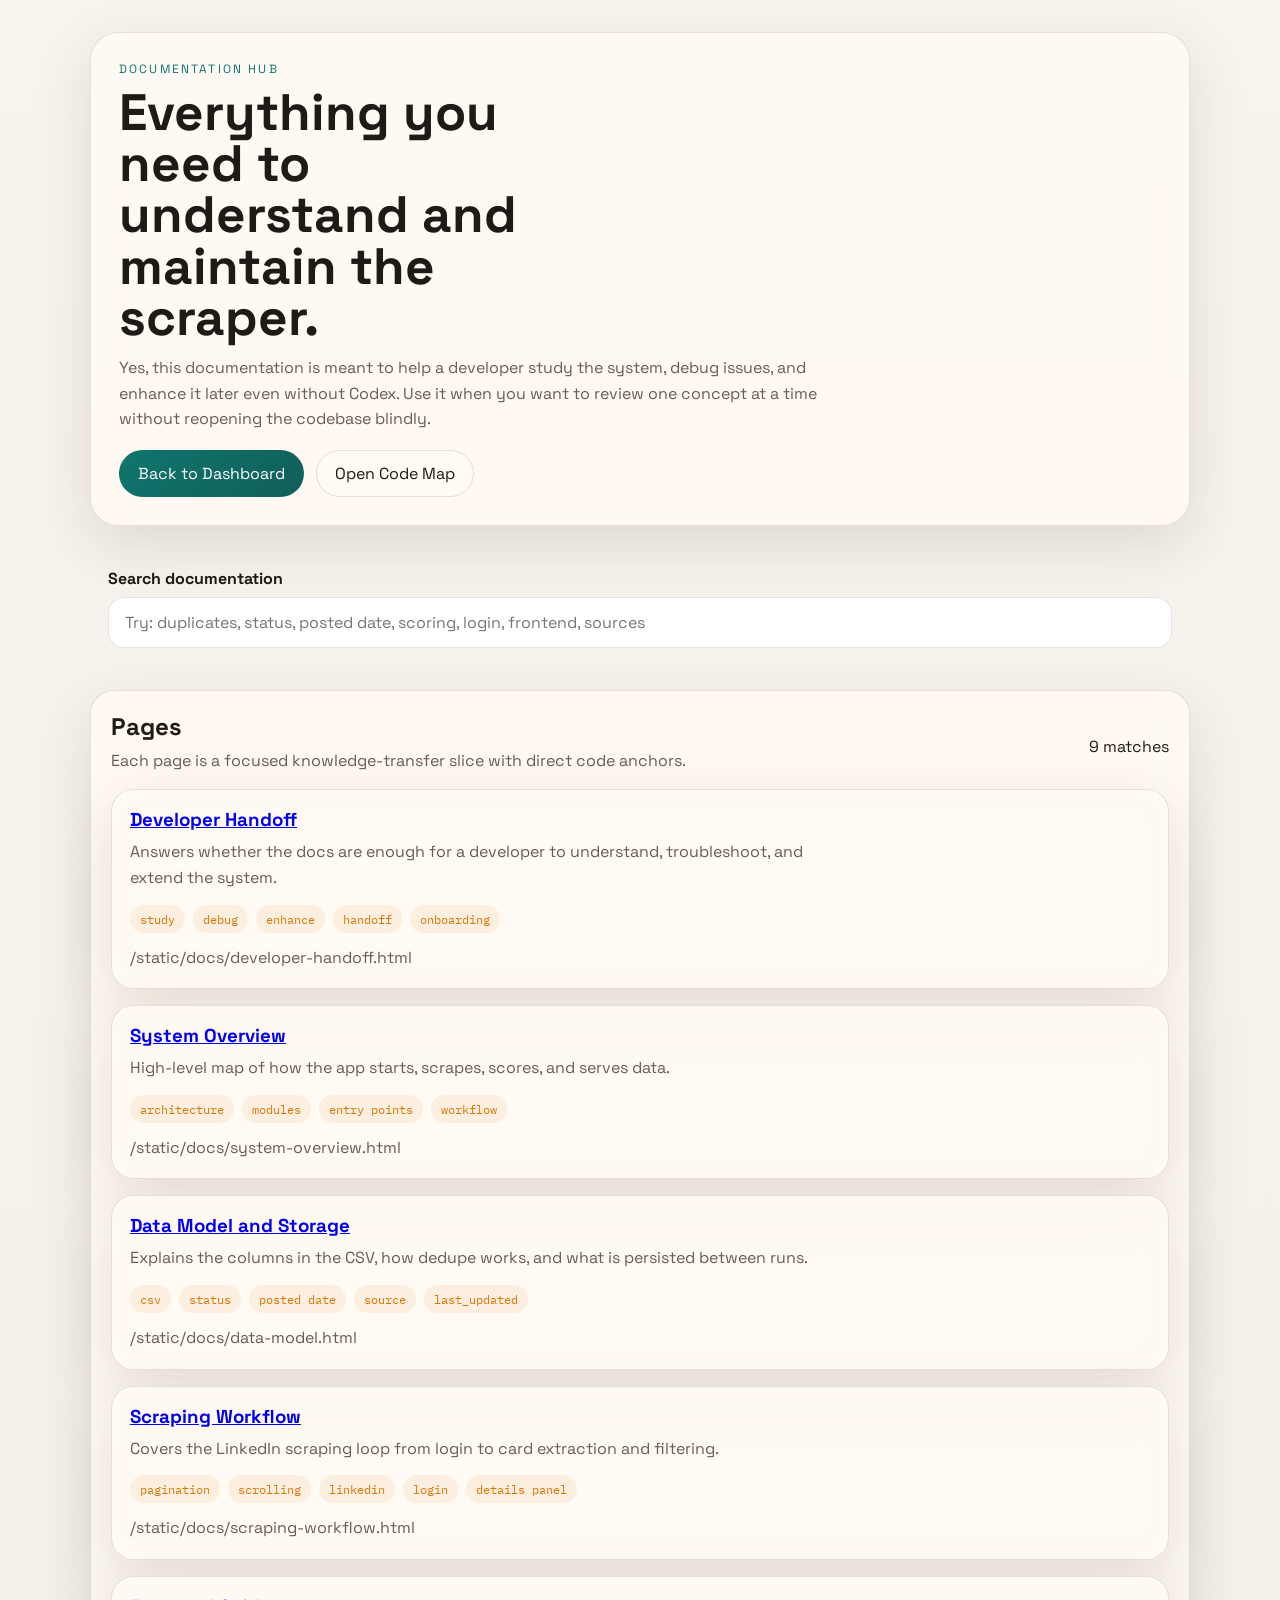
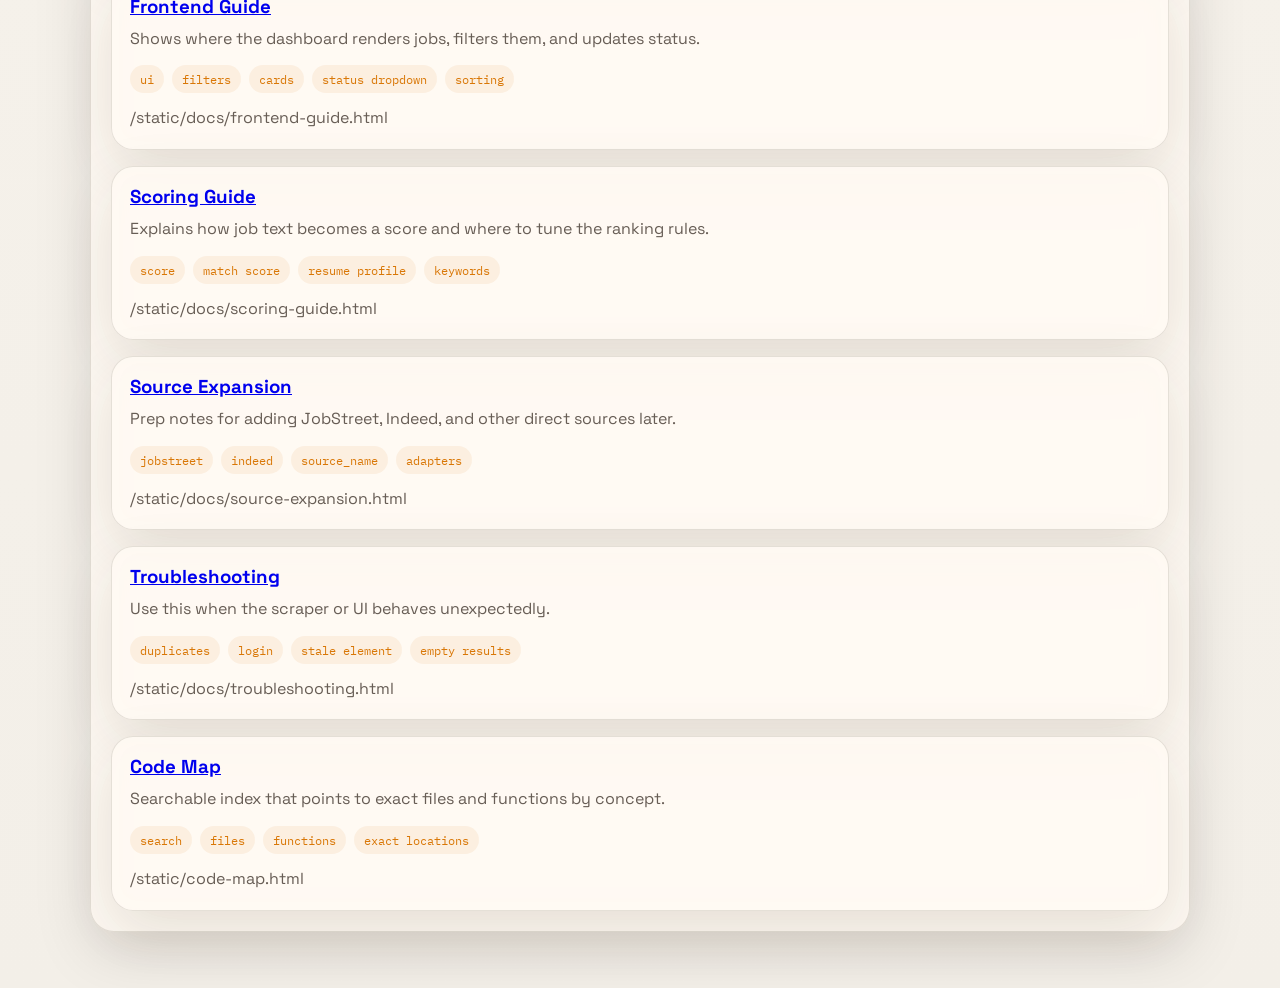
<file: static/docs/index.html>
<!DOCTYPE html>
<html lang="en">
<head>
  <meta charset="UTF-8">
  <meta name="viewport" content="width=device-width, initial-scale=1.0">
  <title>Documentation Hub</title>
  <link rel="preconnect" href="https://fonts.googleapis.com">
  <link rel="preconnect" href="https://fonts.gstatic.com" crossorigin>
  <link href="https://fonts.googleapis.com/css2?family=Space+Grotesk:wght@400;500;700&family=IBM+Plex+Mono:wght@400;500&display=swap" rel="stylesheet">
  <style>
    :root { --bg:#f3efe8; --panel:rgba(255,250,243,.9); --text:#1f1a16; --muted:#675d55; --accent:#0f766e; --border:rgba(44,34,22,.12); --shadow:0 20px 60px rgba(48,33,10,.12); }
    * { box-sizing:border-box; }
    body { margin:0; font-family:"Space Grotesk",sans-serif; color:var(--text); background:linear-gradient(180deg,#f8f4ed 0%,var(--bg) 100%); }
    .shell { width:min(1100px,calc(100% - 32px)); margin:0 auto; padding:32px 0 56px; }
    .hero,.grid,.card { background:var(--panel); border:1px solid var(--border); box-shadow:var(--shadow); backdrop-filter:blur(14px); }
    .hero { border-radius:28px; padding:28px; }
    .eyebrow { margin:0 0 10px; text-transform:uppercase; letter-spacing:.18em; font-size:.75rem; color:var(--accent); }
    h1 { margin:0; line-height:1; font-size:clamp(2rem,4vw,3.6rem); max-width:14ch; }
    .subcopy { margin:12px 0 0; max-width:72ch; color:var(--muted); line-height:1.6; }
    .actions { display:flex; flex-wrap:wrap; gap:12px; margin-top:18px; }
    .button { display:inline-flex; align-items:center; justify-content:center; padding:12px 18px; border-radius:999px; text-decoration:none; border:1px solid var(--border); color:var(--text); background:#fffaf2; }
    .button.primary { background:linear-gradient(135deg,var(--accent),#115e59); color:#fff; border-color:transparent; }
    .search { margin-top:24px; padding:18px; border-radius:22px; }
    .search label { display:block; font-weight:700; margin-bottom:8px; }
    .search input { width:100%; padding:14px 16px; border-radius:16px; border:1px solid var(--border); font:inherit; }
    .grid { margin-top:24px; border-radius:24px; padding:20px; }
    .grid h2 { margin:0; }
    .grid-head { display:flex; justify-content:space-between; gap:16px; align-items:end; margin-bottom:16px; }
    .cards { display:grid; gap:16px; }
    .card { border-radius:22px; padding:18px; }
    .card h3 { margin:0 0 8px; }
    .meta { margin:0; color:var(--muted); line-height:1.6; white-space:pre-line; }
    .tags { display:flex; flex-wrap:wrap; gap:8px; margin:14px 0 12px; }
    .tag { font-family:"IBM Plex Mono",monospace; font-size:.78rem; padding:6px 10px; border-radius:999px; background:rgba(217,119,6,.08); color:#d97706; }
    .empty { display:none; padding:18px; border-radius:18px; margin-top:16px; border:1px dashed rgba(15,118,110,.22); color:var(--muted); }
    .empty.show { display:block; }
    @media (max-width:700px) { .hero,.grid { padding:18px; } .grid-head { flex-direction:column; align-items:start; } }
  </style>
</head>
<body>
  <div class="shell">
    <section class="hero">
      <p class="eyebrow">Documentation Hub</p>
      <h1>Everything you need to understand and maintain the scraper.</h1>
      <p class="subcopy">Yes, this documentation is meant to help a developer study the system, debug issues, and enhance it later even without Codex. Use it when you want to review one concept at a time without reopening the codebase blindly.</p>
      <div class="actions">
        <a class="button primary" href="/static/index.html">Back to Dashboard</a>
        <a class="button" href="/static/code-map.html">Open Code Map</a>
      </div>
    </section>

    <section class="search">
      <label for="searchInput">Search documentation</label>
      <input id="searchInput" type="search" placeholder="Try: duplicates, status, posted date, scoring, login, frontend, sources">
    </section>

    <section class="grid">
      <div class="grid-head">
        <div>
          <h2>Pages</h2>
          <p class="subcopy" style="margin:6px 0 0;">Each page is a focused knowledge-transfer slice with direct code anchors.</p>
        </div>
        <p id="resultCount">0 matches</p>
      </div>
      <div id="cards" class="cards"></div>
      <div id="empty" class="empty">No documentation page matches that search.</div>
    </section>
  </div>

  <script>
    const docs = [
      { title: "Developer Handoff", href: "/static/docs/developer-handoff.html", tags: ["study", "debug", "enhance", "handoff", "onboarding"], summary: "Answers whether the docs are enough for a developer to understand, troubleshoot, and extend the system." },
      { title: "System Overview", href: "/static/docs/system-overview.html", tags: ["architecture", "modules", "entry points", "workflow"], summary: "High-level map of how the app starts, scrapes, scores, and serves data." },
      { title: "Data Model and Storage", href: "/static/docs/data-model.html", tags: ["csv", "status", "posted date", "source", "last_updated"], summary: "Explains the columns in the CSV, how dedupe works, and what is persisted between runs." },
      { title: "Scraping Workflow", href: "/static/docs/scraping-workflow.html", tags: ["pagination", "scrolling", "linkedin", "login", "details panel"], summary: "Covers the LinkedIn scraping loop from login to card extraction and filtering." },
      { title: "Frontend Guide", href: "/static/docs/frontend-guide.html", tags: ["ui", "filters", "cards", "status dropdown", "sorting"], summary: "Shows where the dashboard renders jobs, filters them, and updates status." },
      { title: "Scoring Guide", href: "/static/docs/scoring-guide.html", tags: ["score", "match score", "resume profile", "keywords"], summary: "Explains how job text becomes a score and where to tune the ranking rules." },
      { title: "Source Expansion", href: "/static/docs/source-expansion.html", tags: ["jobstreet", "indeed", "source_name", "adapters"], summary: "Prep notes for adding JobStreet, Indeed, and other direct sources later." },
      { title: "Troubleshooting", href: "/static/docs/troubleshooting.html", tags: ["duplicates", "login", "stale element", "empty results"], summary: "Use this when the scraper or UI behaves unexpectedly." },
      { title: "Code Map", href: "/static/code-map.html", tags: ["search", "files", "functions", "exact locations"], summary: "Searchable index that points to exact files and functions by concept." }
    ];

    const searchInput = document.getElementById("searchInput");
    const cards = document.getElementById("cards");
    const resultCount = document.getElementById("resultCount");
    const empty = document.getElementById("empty");

    function render(query = "") {
      const needle = String(query || "").toLowerCase().trim();
      const visible = docs.filter((doc) => {
        if (!needle) return true;
        return [doc.title, doc.summary, doc.href, ...doc.tags].join(" ").toLowerCase().includes(needle);
      });

      cards.innerHTML = "";
      resultCount.textContent = `${visible.length} match${visible.length === 1 ? "" : "es"}`;
      empty.classList.toggle("show", visible.length === 0);

      for (const doc of visible) {
        const el = document.createElement("article");
        el.className = "card";
        el.innerHTML = `
          <h3><a href="${doc.href}">${doc.title}</a></h3>
          <p class="subcopy" style="margin:0;">${doc.summary}</p>
          <div class="tags">${doc.tags.map((tag) => `<span class="tag">${tag}</span>`).join("")}</div>
          <p class="meta">${doc.href}</p>
        `;
        cards.appendChild(el);
      }
    }

    searchInput.addEventListener("input", () => render(searchInput.value));
    render();
  </script>
</body>
</html>
</file>
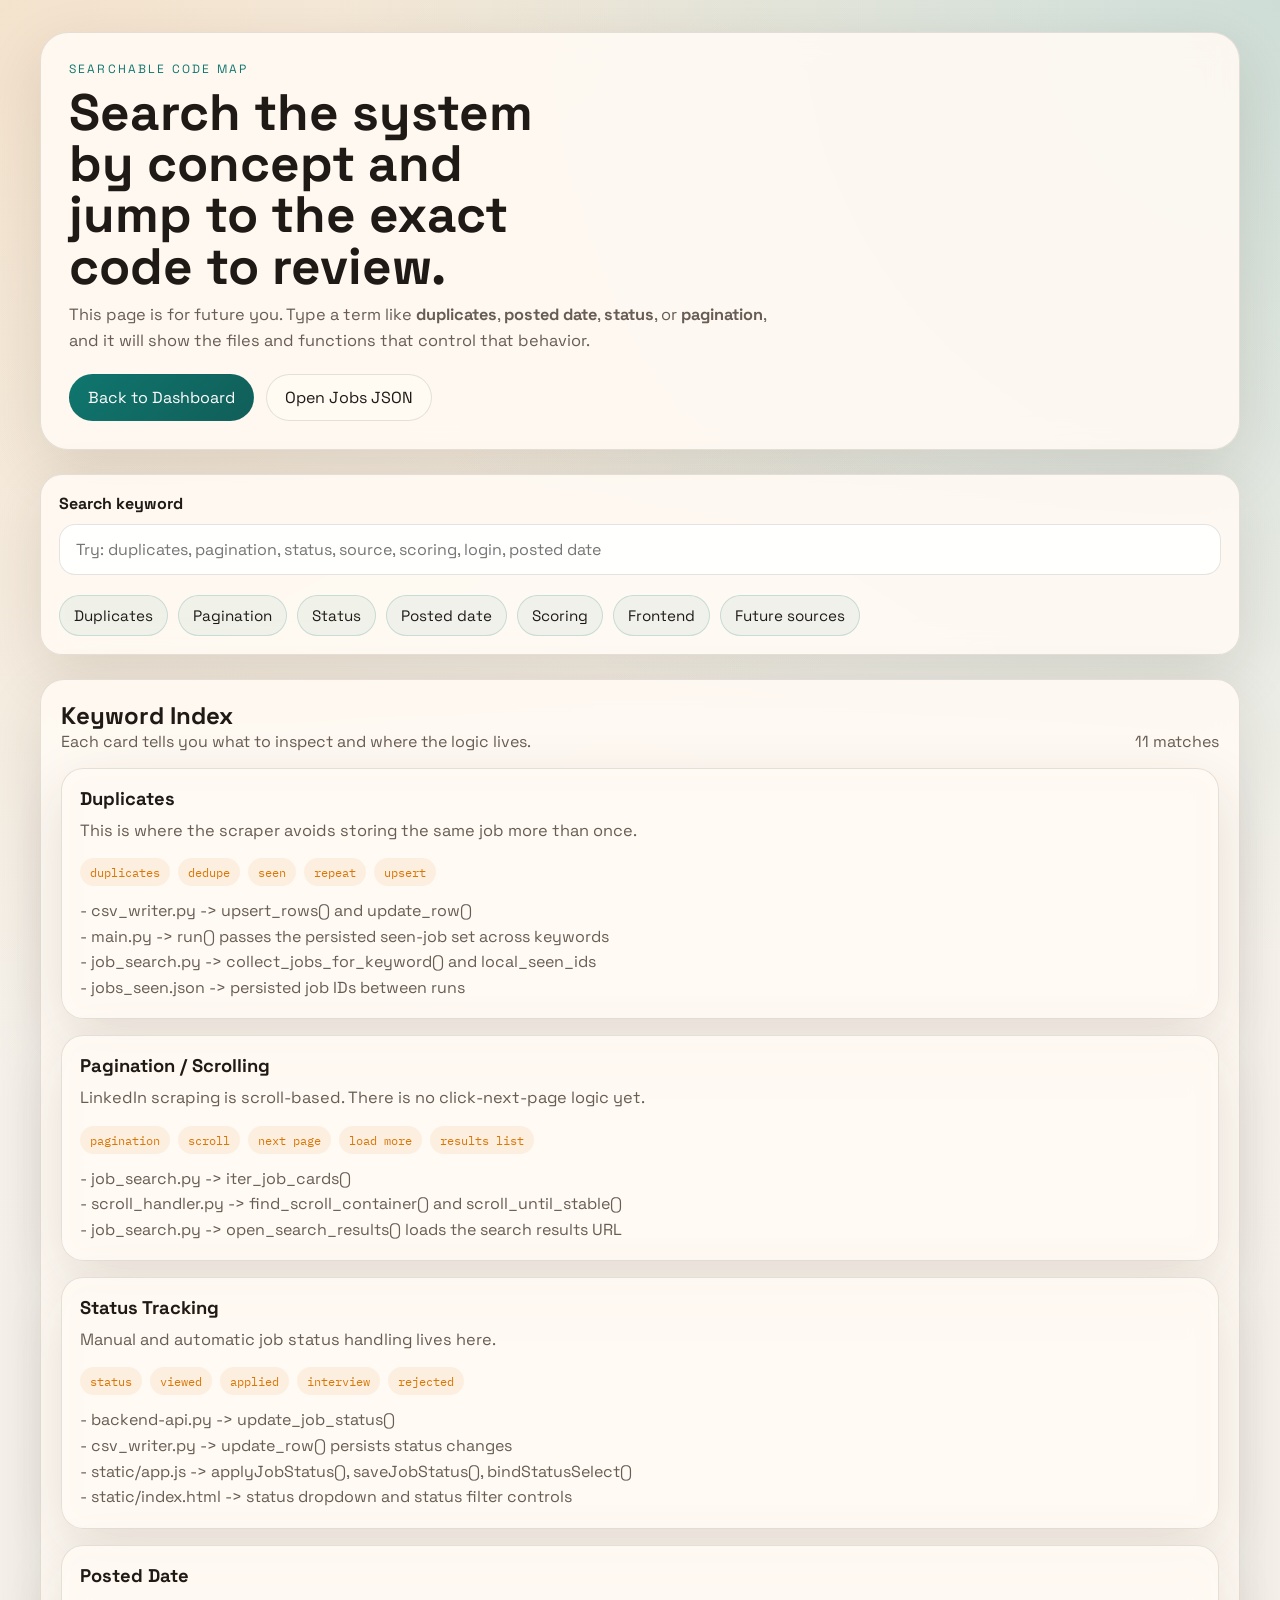
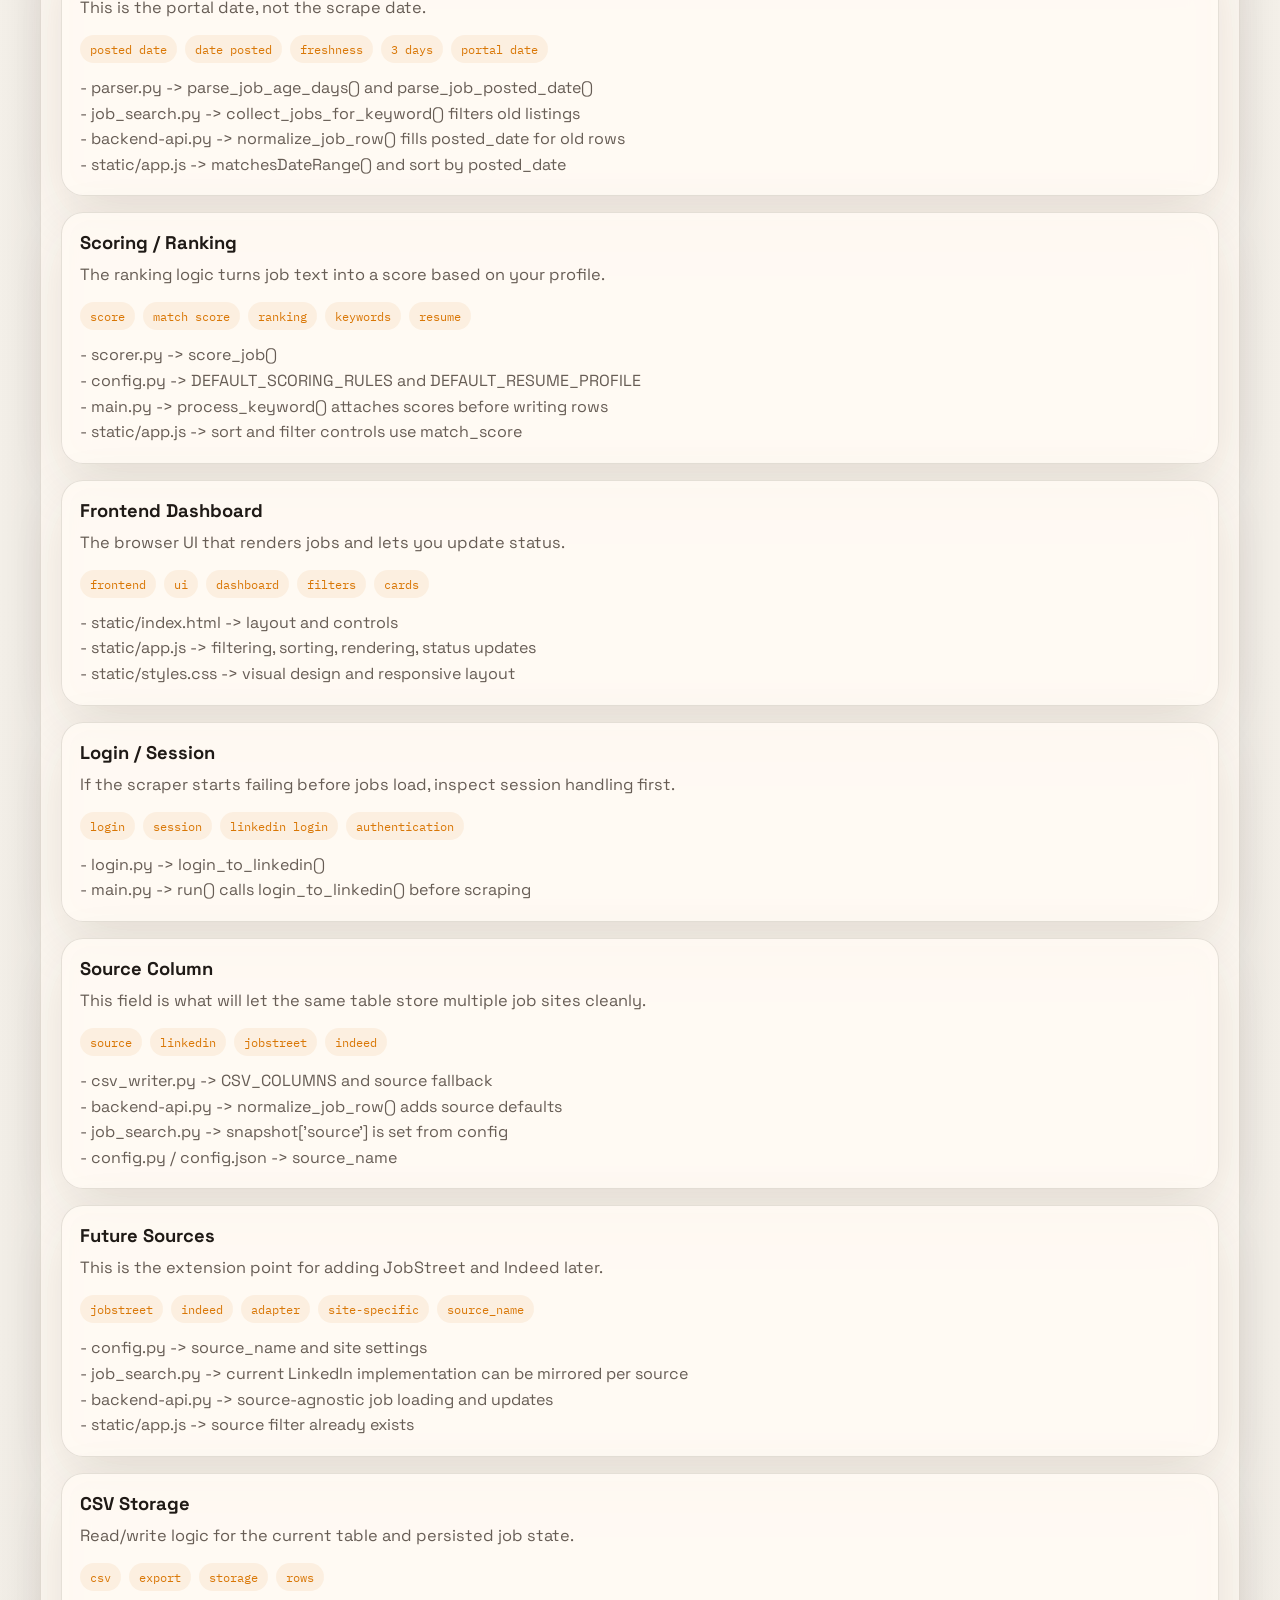
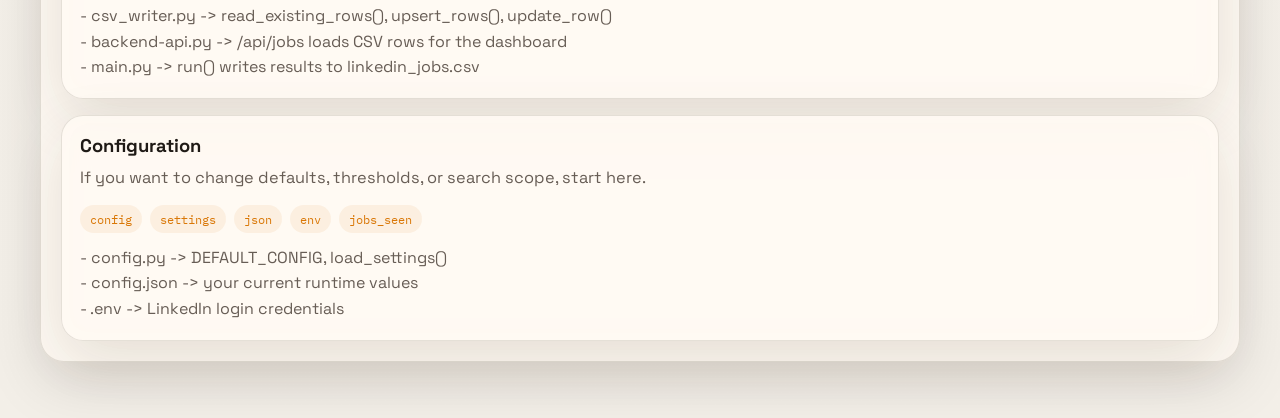
<file: static/code-map.html>
<!DOCTYPE html>
<html lang="en">
<head>
  <meta charset="UTF-8">
  <meta name="viewport" content="width=device-width, initial-scale=1.0">
  <title>Code Map</title>
  <link rel="preconnect" href="https://fonts.googleapis.com">
  <link rel="preconnect" href="https://fonts.gstatic.com" crossorigin>
  <link href="https://fonts.googleapis.com/css2?family=Space+Grotesk:wght@400;500;700&family=IBM+Plex+Mono:wght@400;500&display=swap" rel="stylesheet">
  <style>
    :root {
      --bg: #f3efe8;
      --panel: rgba(255, 250, 243, 0.9);
      --panel-strong: #fffaf2;
      --text: #1f1a16;
      --muted: #675d55;
      --accent: #0f766e;
      --accent-2: #d97706;
      --border: rgba(44, 34, 22, 0.12);
      --shadow: 0 20px 60px rgba(48, 33, 10, 0.12);
    }

    * {
      box-sizing: border-box;
    }

    body {
      margin: 0;
      font-family: "Space Grotesk", sans-serif;
      color: var(--text);
      background:
        radial-gradient(circle at top left, rgba(217, 119, 6, 0.14), transparent 28%),
        radial-gradient(circle at top right, rgba(15, 118, 110, 0.18), transparent 25%),
        linear-gradient(180deg, #f8f4ed 0%, var(--bg) 100%);
    }

    .page-shell {
      width: min(1200px, calc(100% - 32px));
      margin: 0 auto;
      padding: 32px 0 56px;
    }

    .hero,
    .search-bar,
    .card,
    .section {
      backdrop-filter: blur(14px);
      background: var(--panel);
      border: 1px solid var(--border);
      box-shadow: var(--shadow);
    }

    .hero {
      display: grid;
      gap: 20px;
      border-radius: 28px;
      padding: 28px;
    }

    .eyebrow {
      margin: 0 0 10px;
      text-transform: uppercase;
      letter-spacing: 0.18em;
      font-size: 0.75rem;
      color: var(--accent);
    }

    h1 {
      margin: 0;
      line-height: 1;
      font-size: clamp(2rem, 4vw, 3.8rem);
      max-width: 16ch;
    }

    .subcopy {
      margin: 10px 0 0;
      max-width: 70ch;
      color: var(--muted);
      font-size: 1.02rem;
      line-height: 1.6;
    }

    .hero-actions {
      display: flex;
      flex-wrap: wrap;
      gap: 12px;
    }

    .button {
      display: inline-flex;
      align-items: center;
      justify-content: center;
      border-radius: 999px;
      padding: 12px 18px;
      text-decoration: none;
      border: 1px solid var(--border);
      font: inherit;
      color: var(--text);
      background: var(--panel-strong);
      transition: transform 150ms ease;
    }

    .button.primary {
      background: linear-gradient(135deg, var(--accent), #115e59);
      color: white;
      border-color: transparent;
    }

    .button:hover {
      transform: translateY(-1px);
    }

    .search-bar {
      display: grid;
      gap: 10px;
      margin-top: 24px;
      padding: 18px;
      border-radius: 22px;
    }

    .search-bar label {
      font-weight: 700;
    }

    .search-bar input {
      width: 100%;
      padding: 14px 16px;
      border-radius: 16px;
      border: 1px solid var(--border);
      background: rgba(255, 255, 255, 0.92);
      font: inherit;
    }

    .quick-links {
      display: flex;
      flex-wrap: wrap;
      gap: 10px;
      margin-top: 10px;
    }

    .chip {
      display: inline-flex;
      align-items: center;
      gap: 8px;
      padding: 10px 14px;
      border-radius: 999px;
      border: 1px solid rgba(15, 118, 110, 0.18);
      background: rgba(15, 118, 110, 0.06);
      color: var(--text);
      text-decoration: none;
      font-size: 0.95rem;
    }

    .section {
      margin-top: 24px;
      border-radius: 24px;
      padding: 20px;
    }

    .section-header {
      display: flex;
      justify-content: space-between;
      gap: 16px;
      align-items: end;
      margin-bottom: 16px;
    }

    .section-header h2 {
      margin: 0;
    }

    .section-header p {
      margin: 0;
      color: var(--muted);
    }

    .cards {
      display: grid;
      gap: 16px;
    }

    .card {
      border-radius: 22px;
      padding: 18px;
    }

    .card h3 {
      margin: 0 0 8px;
      font-size: 1.15rem;
    }

    .keywords {
      display: flex;
      flex-wrap: wrap;
      gap: 8px;
      margin: 14px 0 12px;
    }

    .keyword {
      font-family: "IBM Plex Mono", monospace;
      font-size: 0.78rem;
      padding: 6px 10px;
      border-radius: 999px;
      background: rgba(217, 119, 6, 0.08);
      color: var(--accent-2);
    }

    .location {
      margin: 0;
      color: var(--muted);
      line-height: 1.6;
      white-space: pre-line;
    }

    .location code {
      font-family: "IBM Plex Mono", monospace;
      background: rgba(31, 26, 22, 0.06);
      padding: 2px 6px;
      border-radius: 6px;
    }

    .hidden {
      display: none;
    }

    .empty-state {
      padding: 24px;
      border-radius: 18px;
      background: rgba(255, 250, 243, 0.72);
      border: 1px dashed rgba(15, 118, 110, 0.22);
      color: var(--muted);
    }

    @media (max-width: 700px) {
      .hero,
      .section {
        padding: 18px;
      }

      .section-header {
        flex-direction: column;
        align-items: start;
      }
    }
  </style>
</head>
<body>
  <div class="page-shell">
    <header class="hero">
      <div>
        <p class="eyebrow">Searchable Code Map</p>
        <h1>Search the system by concept and jump to the exact code to review.</h1>
        <p class="subcopy">
          This page is for future you. Type a term like <strong>duplicates</strong>, <strong>posted date</strong>,
          <strong>status</strong>, or <strong>pagination</strong>, and it will show the files and functions that control that behavior.
        </p>
      </div>
      <div class="hero-actions">
        <a class="button primary" href="/static/index.html">Back to Dashboard</a>
        <a class="button" href="/api/jobs">Open Jobs JSON</a>
      </div>
    </header>

    <section class="search-bar" aria-label="Search the code map">
      <label for="searchInput">Search keyword</label>
      <input id="searchInput" type="search" placeholder="Try: duplicates, pagination, status, source, scoring, login, posted date">
      <div class="quick-links" aria-label="Quick search shortcuts">
        <a class="chip" href="#duplicates">Duplicates</a>
        <a class="chip" href="#pagination">Pagination</a>
        <a class="chip" href="#status">Status</a>
        <a class="chip" href="#posted-date">Posted date</a>
        <a class="chip" href="#scoring">Scoring</a>
        <a class="chip" href="#frontend">Frontend</a>
        <a class="chip" href="#future-sources">Future sources</a>
      </div>
    </section>

    <section class="section">
      <div class="section-header">
        <div>
          <h2>Keyword Index</h2>
          <p>Each card tells you what to inspect and where the logic lives.</p>
        </div>
        <p id="resultCount">0 matches</p>
      </div>
      <div id="cards" class="cards"></div>
      <div id="emptyState" class="empty-state hidden">No matches for that search term.</div>
    </section>
  </div>

  <script>
    const entries = [
      {
        id: "duplicates",
        title: "Duplicates",
        keywords: ["duplicates", "dedupe", "seen", "repeat", "upsert"],
        summary: "This is where the scraper avoids storing the same job more than once.",
        location: [
          "csv_writer.py -> upsert_rows() and update_row()",
          "main.py -> run() passes the persisted seen-job set across keywords",
          "job_search.py -> collect_jobs_for_keyword() and local_seen_ids",
          "jobs_seen.json -> persisted job IDs between runs",
        ],
      },
      {
        id: "pagination",
        title: "Pagination / Scrolling",
        keywords: ["pagination", "scroll", "next page", "load more", "results list"],
        summary: "LinkedIn scraping is scroll-based. There is no click-next-page logic yet.",
        location: [
          "job_search.py -> iter_job_cards()",
          "scroll_handler.py -> find_scroll_container() and scroll_until_stable()",
          "job_search.py -> open_search_results() loads the search results URL",
        ],
      },
      {
        id: "status",
        title: "Status Tracking",
        keywords: ["status", "viewed", "applied", "interview", "rejected"],
        summary: "Manual and automatic job status handling lives here.",
        location: [
          "backend-api.py -> update_job_status()",
          "csv_writer.py -> update_row() persists status changes",
          "static/app.js -> applyJobStatus(), saveJobStatus(), bindStatusSelect()",
          "static/index.html -> status dropdown and status filter controls",
        ],
      },
      {
        id: "posted-date",
        title: "Posted Date",
        keywords: ["posted date", "date posted", "freshness", "3 days", "portal date"],
        summary: "This is the portal date, not the scrape date.",
        location: [
          "parser.py -> parse_job_age_days() and parse_job_posted_date()",
          "job_search.py -> collect_jobs_for_keyword() filters old listings",
          "backend-api.py -> normalize_job_row() fills posted_date for old rows",
          "static/app.js -> matchesDateRange() and sort by posted_date",
        ],
      },
      {
        id: "scoring",
        title: "Scoring / Ranking",
        keywords: ["score", "match score", "ranking", "keywords", "resume"],
        summary: "The ranking logic turns job text into a score based on your profile.",
        location: [
          "scorer.py -> score_job()",
          "config.py -> DEFAULT_SCORING_RULES and DEFAULT_RESUME_PROFILE",
          "main.py -> process_keyword() attaches scores before writing rows",
          "static/app.js -> sort and filter controls use match_score",
        ],
      },
      {
        id: "frontend",
        title: "Frontend Dashboard",
        keywords: ["frontend", "ui", "dashboard", "filters", "cards"],
        summary: "The browser UI that renders jobs and lets you update status.",
        location: [
          "static/index.html -> layout and controls",
          "static/app.js -> filtering, sorting, rendering, status updates",
          "static/styles.css -> visual design and responsive layout",
        ],
      },
      {
        id: "login",
        title: "Login / Session",
        keywords: ["login", "session", "linkedin login", "authentication"],
        summary: "If the scraper starts failing before jobs load, inspect session handling first.",
        location: [
          "login.py -> login_to_linkedin()",
          "main.py -> run() calls login_to_linkedin() before scraping",
        ],
      },
      {
        id: "source",
        title: "Source Column",
        keywords: ["source", "linkedin", "jobstreet", "indeed"],
        summary: "This field is what will let the same table store multiple job sites cleanly.",
        location: [
          "csv_writer.py -> CSV_COLUMNS and source fallback",
          "backend-api.py -> normalize_job_row() adds source defaults",
          "job_search.py -> snapshot['source'] is set from config",
          "config.py / config.json -> source_name",
        ],
      },
      {
        id: "future-sources",
        title: "Future Sources",
        keywords: ["jobstreet", "indeed", "adapter", "site-specific", "source_name"],
        summary: "This is the extension point for adding JobStreet and Indeed later.",
        location: [
          "config.py -> source_name and site settings",
          "job_search.py -> current LinkedIn implementation can be mirrored per source",
          "backend-api.py -> source-agnostic job loading and updates",
          "static/app.js -> source filter already exists",
        ],
      },
      {
        id: "csv",
        title: "CSV Storage",
        keywords: ["csv", "export", "storage", "rows"],
        summary: "Read/write logic for the current table and persisted job state.",
        location: [
          "csv_writer.py -> read_existing_rows(), upsert_rows(), update_row()",
          "backend-api.py -> /api/jobs loads CSV rows for the dashboard",
          "main.py -> run() writes results to linkedin_jobs.csv",
        ],
      },
      {
        id: "config",
        title: "Configuration",
        keywords: ["config", "settings", "json", "env", "jobs_seen"],
        summary: "If you want to change defaults, thresholds, or search scope, start here.",
        location: [
          "config.py -> DEFAULT_CONFIG, load_settings()",
          "config.json -> your current runtime values",
          ".env -> LinkedIn login credentials",
        ],
      },
    ];

    const searchInput = document.getElementById("searchInput");
    const cards = document.getElementById("cards");
    const emptyState = document.getElementById("emptyState");
    const resultCount = document.getElementById("resultCount");

    function normalize(text) {
      return String(text || "").toLowerCase().trim();
    }

    function matchesEntry(entry, query) {
      if (!query) {
        return true;
      }

      const haystack = [entry.title, entry.summary, ...entry.keywords, ...entry.location].join(" ").toLowerCase();
      return haystack.includes(query);
    }

    function render(query = "") {
      const normalizedQuery = normalize(query);
      const visible = entries.filter((entry) => matchesEntry(entry, normalizedQuery));

      cards.innerHTML = "";
      resultCount.textContent = `${visible.length} match${visible.length === 1 ? "" : "es"}`;
      emptyState.classList.toggle("hidden", visible.length > 0);

      for (const entry of visible) {
        const card = document.createElement("article");
        card.className = "card";
        card.id = entry.id;
        card.innerHTML = `
          <h3>${entry.title}</h3>
          <p class="subcopy" style="margin: 0;">${entry.summary}</p>
          <div class="keywords">
            ${entry.keywords.map((keyword) => `<span class="keyword">${keyword}</span>`).join("")}
          </div>
          <p class="location">${entry.location.map((line) => `- ${line}`).join("\n")}</p>
        `;
        cards.appendChild(card);
      }
    }

    searchInput.addEventListener("input", () => render(searchInput.value));
    render();
  </script>
</body>
</html>
</file>
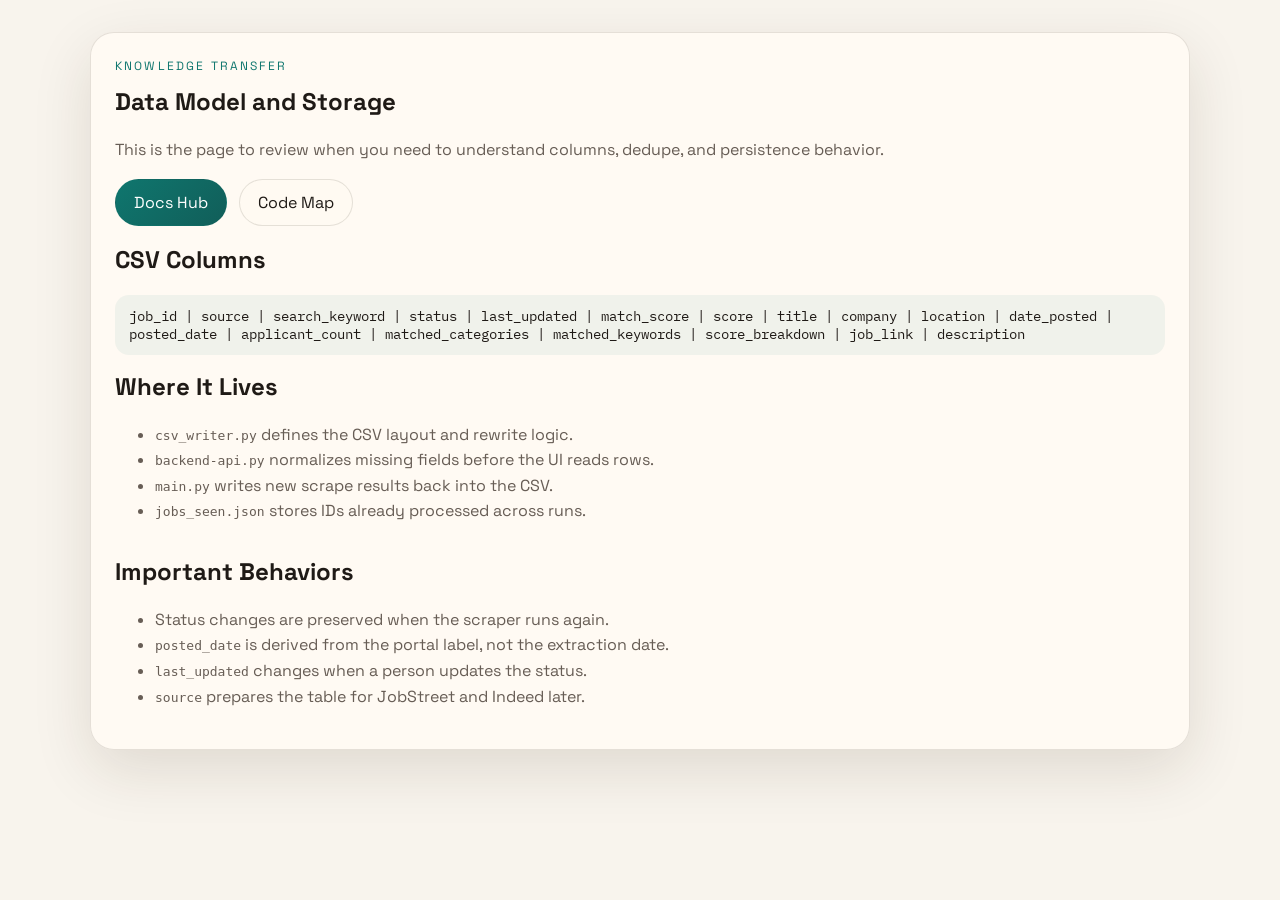
<file: static/docs/data-model.html>
<!DOCTYPE html>
<html lang="en">
<head>
  <meta charset="UTF-8">
  <meta name="viewport" content="width=device-width, initial-scale=1.0">
  <title>Data Model and Storage</title>
  <link rel="preconnect" href="https://fonts.googleapis.com">
  <link rel="preconnect" href="https://fonts.gstatic.com" crossorigin>
  <link href="https://fonts.googleapis.com/css2?family=Space+Grotesk:wght@400;500;700&family=IBM+Plex+Mono:wght@400;500&display=swap" rel="stylesheet">
  <style>
    body { margin:0; font-family:"Space Grotesk",sans-serif; background:#f8f4ed; color:#1f1a16; }
    .shell { width:min(1100px, calc(100% - 32px)); margin:0 auto; padding:32px 0 56px; }
    .panel { background:rgba(255,250,243,.92); border:1px solid rgba(44,34,22,.12); border-radius:24px; padding:24px; box-shadow:0 20px 60px rgba(48,33,10,.12); }
    .eyebrow { text-transform:uppercase; letter-spacing:.18em; font-size:.75rem; color:#0f766e; margin:0 0 10px; }
    h1, h2, h3 { margin-top:0; }
    p, li { line-height:1.6; color:#675d55; }
    ul { margin-top:8px; }
    .meta { font-family:"IBM Plex Mono",monospace; font-size:.85rem; background:rgba(15,118,110,.06); border-radius:14px; padding:12px 14px; color:#1f1a16; }
    .grid { display:grid; gap:16px; margin-top:18px; }
    a { color:#0f766e; }
    .buttons { display:flex; flex-wrap:wrap; gap:12px; margin-top:16px; }
    .button { display:inline-flex; padding:12px 18px; border-radius:999px; text-decoration:none; background:#fffaf2; border:1px solid rgba(44,34,22,.12); color:#1f1a16; }
    .button.primary { background:linear-gradient(135deg,#0f766e,#115e59); color:white; border-color:transparent; }
  </style>
</head>
<body>
  <div class="shell">
    <section class="panel">
      <p class="eyebrow">Knowledge Transfer</p>
      <h1>Data Model and Storage</h1>
      <p>This is the page to review when you need to understand columns, dedupe, and persistence behavior.</p>
      <div class="buttons">
        <a class="button primary" href="/static/docs/index.html">Docs Hub</a>
        <a class="button" href="/static/code-map.html">Code Map</a>
      </div>
      <div class="grid">
        <div>
          <h2>CSV Columns</h2>
          <div class="meta">job_id | source | search_keyword | status | last_updated | match_score | score | title | company | location | date_posted | posted_date | applicant_count | matched_categories | matched_keywords | score_breakdown | job_link | description</div>
        </div>
        <div>
          <h2>Where It Lives</h2>
          <ul>
            <li><code>csv_writer.py</code> defines the CSV layout and rewrite logic.</li>
            <li><code>backend-api.py</code> normalizes missing fields before the UI reads rows.</li>
            <li><code>main.py</code> writes new scrape results back into the CSV.</li>
            <li><code>jobs_seen.json</code> stores IDs already processed across runs.</li>
          </ul>
        </div>
        <div>
          <h2>Important Behaviors</h2>
          <ul>
            <li>Status changes are preserved when the scraper runs again.</li>
            <li><code>posted_date</code> is derived from the portal label, not the extraction date.</li>
            <li><code>last_updated</code> changes when a person updates the status.</li>
            <li><code>source</code> prepares the table for JobStreet and Indeed later.</li>
          </ul>
        </div>
      </div>
    </section>
  </div>
</body>
</html>
</file>
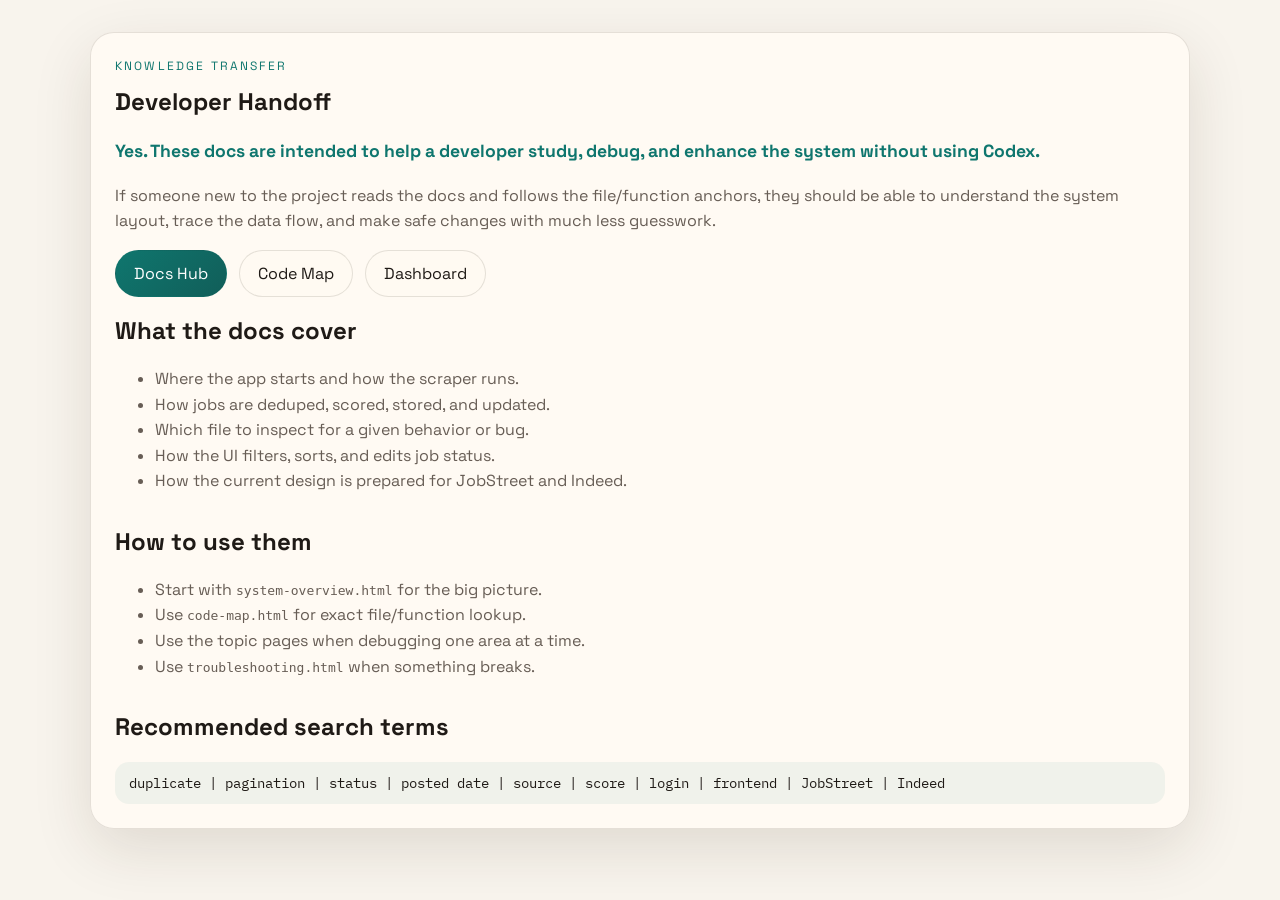
<file: static/docs/developer-handoff.html>
<!DOCTYPE html>
<html lang="en">
<head>
  <meta charset="UTF-8">
  <meta name="viewport" content="width=device-width, initial-scale=1.0">
  <title>Developer Handoff</title>
  <link rel="preconnect" href="https://fonts.googleapis.com">
  <link rel="preconnect" href="https://fonts.gstatic.com" crossorigin>
  <link href="https://fonts.googleapis.com/css2?family=Space+Grotesk:wght@400;500;700&family=IBM+Plex+Mono:wght@400;500&display=swap" rel="stylesheet">
  <style>
    body { margin:0; font-family:"Space Grotesk",sans-serif; background:#f8f4ed; color:#1f1a16; }
    .shell { width:min(1100px, calc(100% - 32px)); margin:0 auto; padding:32px 0 56px; }
    .panel { background:rgba(255,250,243,.92); border:1px solid rgba(44,34,22,.12); border-radius:24px; padding:24px; box-shadow:0 20px 60px rgba(48,33,10,.12); }
    .eyebrow { text-transform:uppercase; letter-spacing:.18em; font-size:.75rem; color:#0f766e; margin:0 0 10px; }
    h1, h2, h3 { margin-top:0; }
    p, li { line-height:1.6; color:#675d55; }
    .meta { font-family:"IBM Plex Mono",monospace; font-size:.85rem; background:rgba(15,118,110,.06); border-radius:14px; padding:12px 14px; color:#1f1a16; }
    .grid { display:grid; gap:16px; margin-top:18px; }
    .buttons { display:flex; flex-wrap:wrap; gap:12px; margin-top:16px; }
    .button { display:inline-flex; padding:12px 18px; border-radius:999px; text-decoration:none; background:#fffaf2; border:1px solid rgba(44,34,22,.12); color:#1f1a16; }
    .button.primary { background:linear-gradient(135deg,#0f766e,#115e59); color:white; border-color:transparent; }
    .yes { font-size:1.1rem; font-weight:700; color:#0f766e; }
  </style>
</head>
<body>
  <div class="shell">
    <section class="panel">
      <p class="eyebrow">Knowledge Transfer</p>
      <h1>Developer Handoff</h1>
      <p class="yes">Yes. These docs are intended to help a developer study, debug, and enhance the system without using Codex.</p>
      <p>If someone new to the project reads the docs and follows the file/function anchors, they should be able to understand the system layout, trace the data flow, and make safe changes with much less guesswork.</p>
      <div class="buttons">
        <a class="button primary" href="/static/docs/index.html">Docs Hub</a>
        <a class="button" href="/static/code-map.html">Code Map</a>
        <a class="button" href="/static/index.html">Dashboard</a>
      </div>
      <div class="grid">
        <div>
          <h2>What the docs cover</h2>
          <ul>
            <li>Where the app starts and how the scraper runs.</li>
            <li>How jobs are deduped, scored, stored, and updated.</li>
            <li>Which file to inspect for a given behavior or bug.</li>
            <li>How the UI filters, sorts, and edits job status.</li>
            <li>How the current design is prepared for JobStreet and Indeed.</li>
          </ul>
        </div>
        <div>
          <h2>How to use them</h2>
          <ul>
            <li>Start with <code>system-overview.html</code> for the big picture.</li>
            <li>Use <code>code-map.html</code> for exact file/function lookup.</li>
            <li>Use the topic pages when debugging one area at a time.</li>
            <li>Use <code>troubleshooting.html</code> when something breaks.</li>
          </ul>
        </div>
        <div>
          <h2>Recommended search terms</h2>
          <div class="meta">duplicate | pagination | status | posted date | source | score | login | frontend | JobStreet | Indeed</div>
        </div>
      </div>
    </section>
  </div>
</body>
</html>
</file>
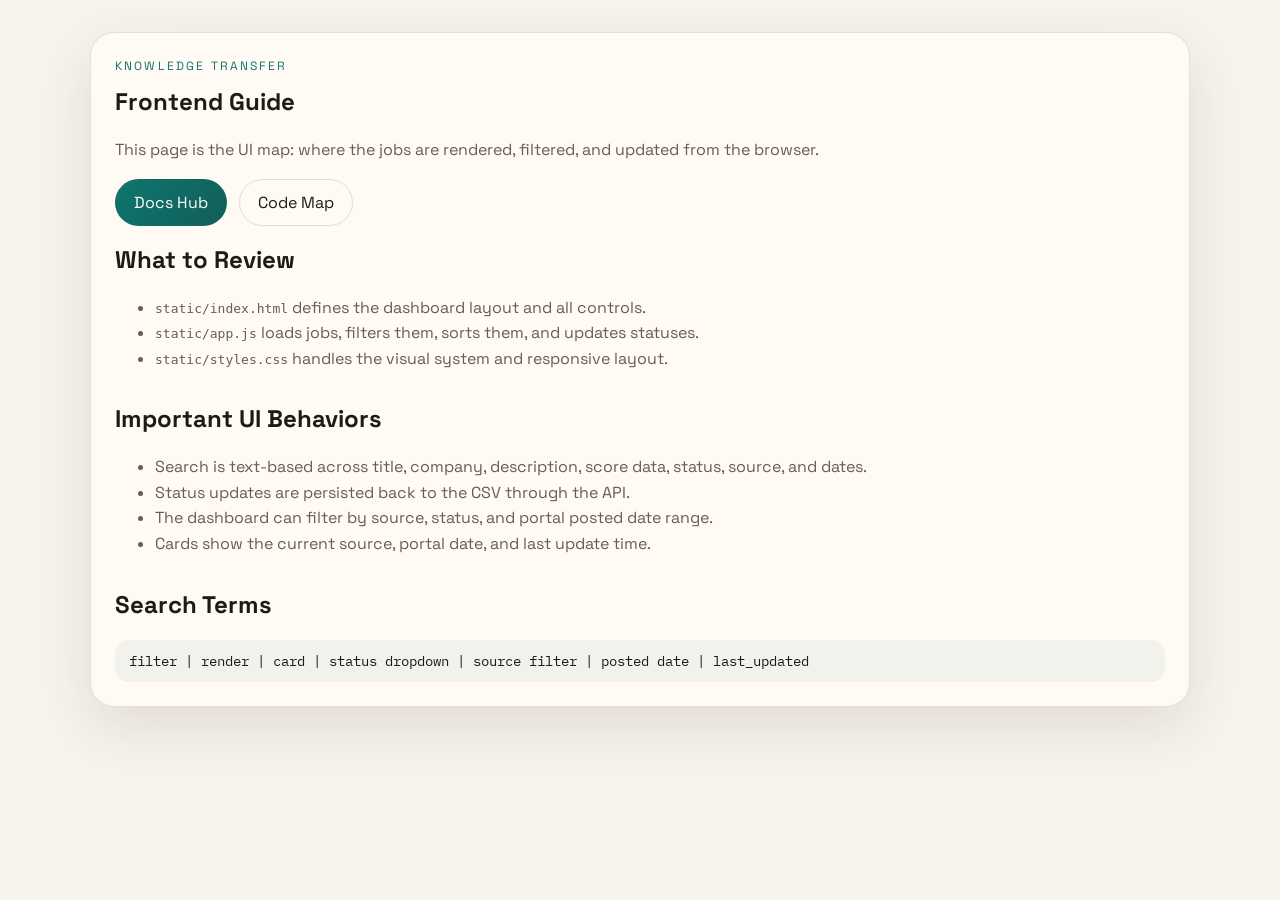
<file: static/docs/frontend-guide.html>
<!DOCTYPE html>
<html lang="en">
<head>
  <meta charset="UTF-8">
  <meta name="viewport" content="width=device-width, initial-scale=1.0">
  <title>Frontend Guide</title>
  <link rel="preconnect" href="https://fonts.googleapis.com">
  <link rel="preconnect" href="https://fonts.gstatic.com" crossorigin>
  <link href="https://fonts.googleapis.com/css2?family=Space+Grotesk:wght@400;500;700&family=IBM+Plex+Mono:wght@400;500&display=swap" rel="stylesheet">
  <style>
    body { margin:0; font-family:"Space Grotesk",sans-serif; background:#f8f4ed; color:#1f1a16; }
    .shell { width:min(1100px, calc(100% - 32px)); margin:0 auto; padding:32px 0 56px; }
    .panel { background:rgba(255,250,243,.92); border:1px solid rgba(44,34,22,.12); border-radius:24px; padding:24px; box-shadow:0 20px 60px rgba(48,33,10,.12); }
    .eyebrow { text-transform:uppercase; letter-spacing:.18em; font-size:.75rem; color:#0f766e; margin:0 0 10px; }
    h1, h2, h3 { margin-top:0; }
    p, li { line-height:1.6; color:#675d55; }
    .meta { font-family:"IBM Plex Mono",monospace; font-size:.85rem; background:rgba(15,118,110,.06); border-radius:14px; padding:12px 14px; color:#1f1a16; }
    .grid { display:grid; gap:16px; margin-top:18px; }
    .buttons { display:flex; flex-wrap:wrap; gap:12px; margin-top:16px; }
    .button { display:inline-flex; padding:12px 18px; border-radius:999px; text-decoration:none; background:#fffaf2; border:1px solid rgba(44,34,22,.12); color:#1f1a16; }
    .button.primary { background:linear-gradient(135deg,#0f766e,#115e59); color:white; border-color:transparent; }
  </style>
</head>
<body>
  <div class="shell">
    <section class="panel">
      <p class="eyebrow">Knowledge Transfer</p>
      <h1>Frontend Guide</h1>
      <p>This page is the UI map: where the jobs are rendered, filtered, and updated from the browser.</p>
      <div class="buttons">
        <a class="button primary" href="/static/docs/index.html">Docs Hub</a>
        <a class="button" href="/static/code-map.html">Code Map</a>
      </div>
      <div class="grid">
        <div>
          <h2>What to Review</h2>
          <ul>
            <li><code>static/index.html</code> defines the dashboard layout and all controls.</li>
            <li><code>static/app.js</code> loads jobs, filters them, sorts them, and updates statuses.</li>
            <li><code>static/styles.css</code> handles the visual system and responsive layout.</li>
          </ul>
        </div>
        <div>
          <h2>Important UI Behaviors</h2>
          <ul>
            <li>Search is text-based across title, company, description, score data, status, source, and dates.</li>
            <li>Status updates are persisted back to the CSV through the API.</li>
            <li>The dashboard can filter by source, status, and portal posted date range.</li>
            <li>Cards show the current source, portal date, and last update time.</li>
          </ul>
        </div>
        <div>
          <h2>Search Terms</h2>
          <div class="meta">filter | render | card | status dropdown | source filter | posted date | last_updated</div>
        </div>
      </div>
    </section>
  </div>
</body>
</html>
</file>
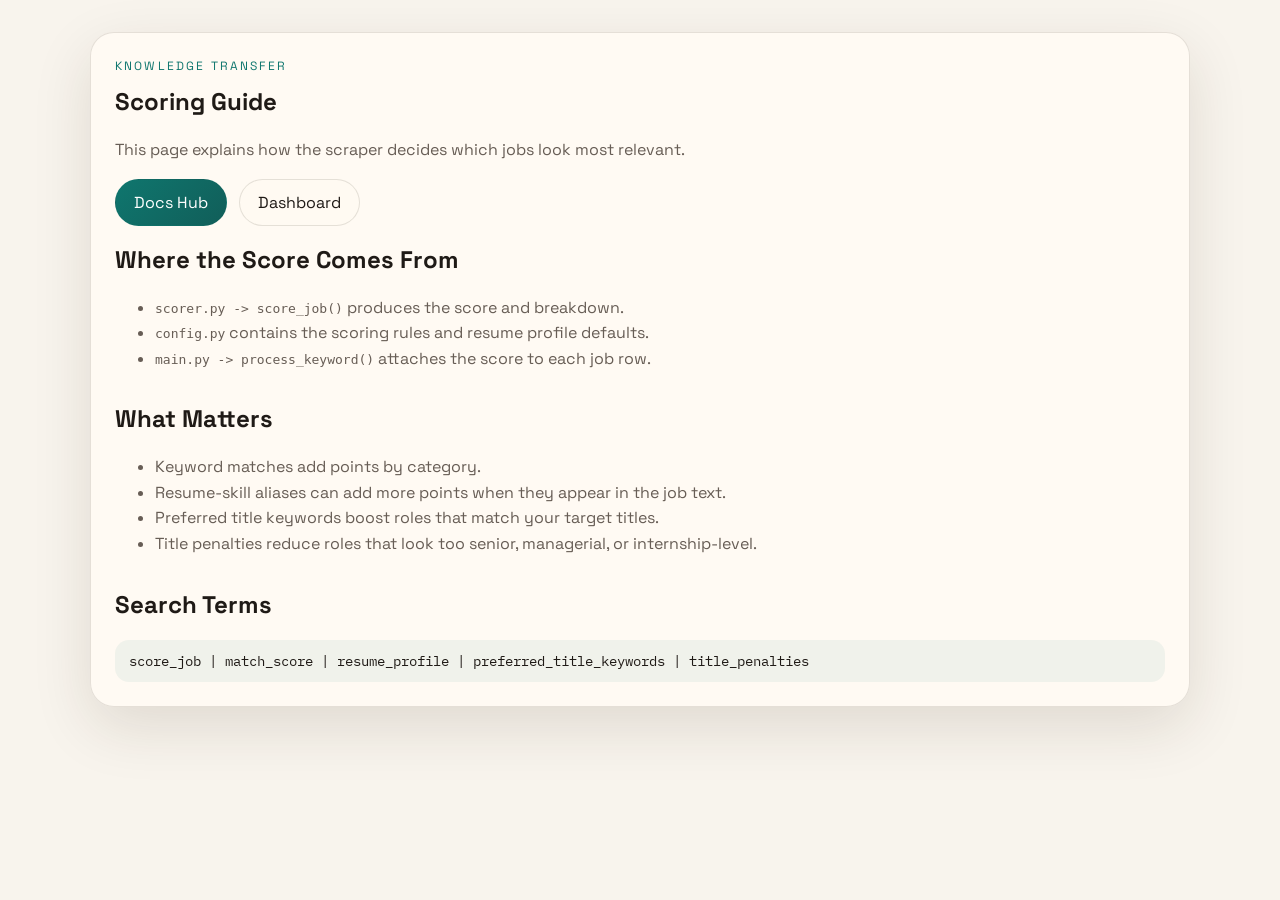
<file: static/docs/scoring-guide.html>
<!DOCTYPE html>
<html lang="en">
<head>
  <meta charset="UTF-8">
  <meta name="viewport" content="width=device-width, initial-scale=1.0">
  <title>Scoring Guide</title>
  <link rel="preconnect" href="https://fonts.googleapis.com">
  <link rel="preconnect" href="https://fonts.gstatic.com" crossorigin>
  <link href="https://fonts.googleapis.com/css2?family=Space+Grotesk:wght@400;500;700&family=IBM+Plex+Mono:wght@400;500&display=swap" rel="stylesheet">
  <style>
    body { margin:0; font-family:"Space Grotesk",sans-serif; background:#f8f4ed; color:#1f1a16; }
    .shell { width:min(1100px, calc(100% - 32px)); margin:0 auto; padding:32px 0 56px; }
    .panel { background:rgba(255,250,243,.92); border:1px solid rgba(44,34,22,.12); border-radius:24px; padding:24px; box-shadow:0 20px 60px rgba(48,33,10,.12); }
    .eyebrow { text-transform:uppercase; letter-spacing:.18em; font-size:.75rem; color:#0f766e; margin:0 0 10px; }
    h1, h2, h3 { margin-top:0; }
    p, li { line-height:1.6; color:#675d55; }
    .meta { font-family:"IBM Plex Mono",monospace; font-size:.85rem; background:rgba(15,118,110,.06); border-radius:14px; padding:12px 14px; color:#1f1a16; }
    .grid { display:grid; gap:16px; margin-top:18px; }
    .buttons { display:flex; flex-wrap:wrap; gap:12px; margin-top:16px; }
    .button { display:inline-flex; padding:12px 18px; border-radius:999px; text-decoration:none; background:#fffaf2; border:1px solid rgba(44,34,22,.12); color:#1f1a16; }
    .button.primary { background:linear-gradient(135deg,#0f766e,#115e59); color:white; border-color:transparent; }
  </style>
</head>
<body>
  <div class="shell">
    <section class="panel">
      <p class="eyebrow">Knowledge Transfer</p>
      <h1>Scoring Guide</h1>
      <p>This page explains how the scraper decides which jobs look most relevant.</p>
      <div class="buttons">
        <a class="button primary" href="/static/docs/index.html">Docs Hub</a>
        <a class="button" href="/static/index.html">Dashboard</a>
      </div>
      <div class="grid">
        <div>
          <h2>Where the Score Comes From</h2>
          <ul>
            <li><code>scorer.py -> score_job()</code> produces the score and breakdown.</li>
            <li><code>config.py</code> contains the scoring rules and resume profile defaults.</li>
            <li><code>main.py -> process_keyword()</code> attaches the score to each job row.</li>
          </ul>
        </div>
        <div>
          <h2>What Matters</h2>
          <ul>
            <li>Keyword matches add points by category.</li>
            <li>Resume-skill aliases can add more points when they appear in the job text.</li>
            <li>Preferred title keywords boost roles that match your target titles.</li>
            <li>Title penalties reduce roles that look too senior, managerial, or internship-level.</li>
          </ul>
        </div>
        <div>
          <h2>Search Terms</h2>
          <div class="meta">score_job | match_score | resume_profile | preferred_title_keywords | title_penalties</div>
        </div>
      </div>
    </section>
  </div>
</body>
</html>
</file>
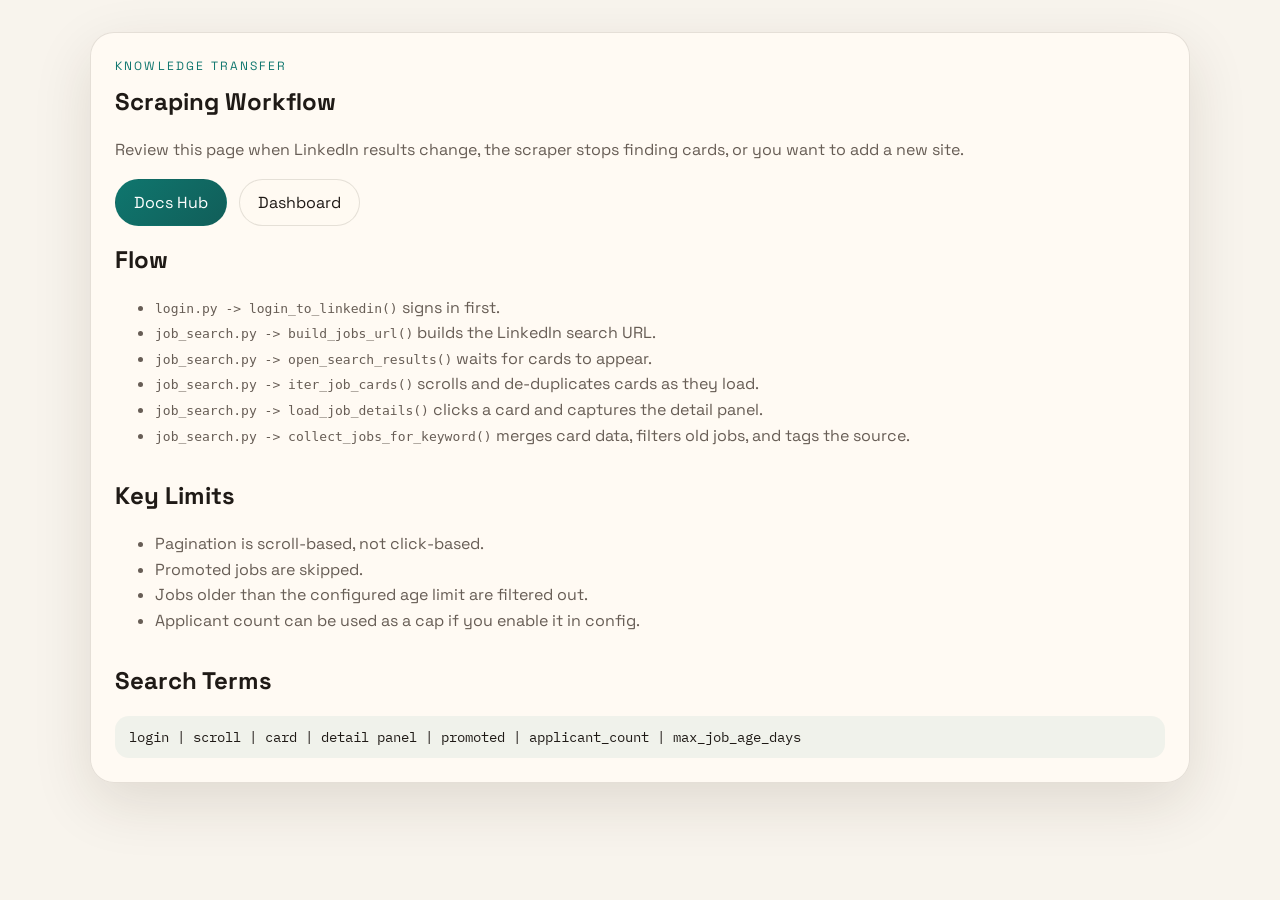
<file: static/docs/scraping-workflow.html>
<!DOCTYPE html>
<html lang="en">
<head>
  <meta charset="UTF-8">
  <meta name="viewport" content="width=device-width, initial-scale=1.0">
  <title>Scraping Workflow</title>
  <link rel="preconnect" href="https://fonts.googleapis.com">
  <link rel="preconnect" href="https://fonts.gstatic.com" crossorigin>
  <link href="https://fonts.googleapis.com/css2?family=Space+Grotesk:wght@400;500;700&family=IBM+Plex+Mono:wght@400;500&display=swap" rel="stylesheet">
  <style>
    body { margin:0; font-family:"Space Grotesk",sans-serif; background:#f8f4ed; color:#1f1a16; }
    .shell { width:min(1100px, calc(100% - 32px)); margin:0 auto; padding:32px 0 56px; }
    .panel { background:rgba(255,250,243,.92); border:1px solid rgba(44,34,22,.12); border-radius:24px; padding:24px; box-shadow:0 20px 60px rgba(48,33,10,.12); }
    .eyebrow { text-transform:uppercase; letter-spacing:.18em; font-size:.75rem; color:#0f766e; margin:0 0 10px; }
    h1, h2, h3 { margin-top:0; }
    p, li { line-height:1.6; color:#675d55; }
    .meta { font-family:"IBM Plex Mono",monospace; font-size:.85rem; background:rgba(15,118,110,.06); border-radius:14px; padding:12px 14px; color:#1f1a16; }
    .grid { display:grid; gap:16px; margin-top:18px; }
    .buttons { display:flex; flex-wrap:wrap; gap:12px; margin-top:16px; }
    .button { display:inline-flex; padding:12px 18px; border-radius:999px; text-decoration:none; background:#fffaf2; border:1px solid rgba(44,34,22,.12); color:#1f1a16; }
    .button.primary { background:linear-gradient(135deg,#0f766e,#115e59); color:white; border-color:transparent; }
  </style>
</head>
<body>
  <div class="shell">
    <section class="panel">
      <p class="eyebrow">Knowledge Transfer</p>
      <h1>Scraping Workflow</h1>
      <p>Review this page when LinkedIn results change, the scraper stops finding cards, or you want to add a new site.</p>
      <div class="buttons">
        <a class="button primary" href="/static/docs/index.html">Docs Hub</a>
        <a class="button" href="/static/index.html">Dashboard</a>
      </div>
      <div class="grid">
        <div>
          <h2>Flow</h2>
          <ul>
            <li><code>login.py -> login_to_linkedin()</code> signs in first.</li>
            <li><code>job_search.py -> build_jobs_url()</code> builds the LinkedIn search URL.</li>
            <li><code>job_search.py -> open_search_results()</code> waits for cards to appear.</li>
            <li><code>job_search.py -> iter_job_cards()</code> scrolls and de-duplicates cards as they load.</li>
            <li><code>job_search.py -> load_job_details()</code> clicks a card and captures the detail panel.</li>
            <li><code>job_search.py -> collect_jobs_for_keyword()</code> merges card data, filters old jobs, and tags the source.</li>
          </ul>
        </div>
        <div>
          <h2>Key Limits</h2>
          <ul>
            <li>Pagination is scroll-based, not click-based.</li>
            <li>Promoted jobs are skipped.</li>
            <li>Jobs older than the configured age limit are filtered out.</li>
            <li>Applicant count can be used as a cap if you enable it in config.</li>
          </ul>
        </div>
        <div>
          <h2>Search Terms</h2>
          <div class="meta">login | scroll | card | detail panel | promoted | applicant_count | max_job_age_days</div>
        </div>
      </div>
    </section>
  </div>
</body>
</html>
</file>
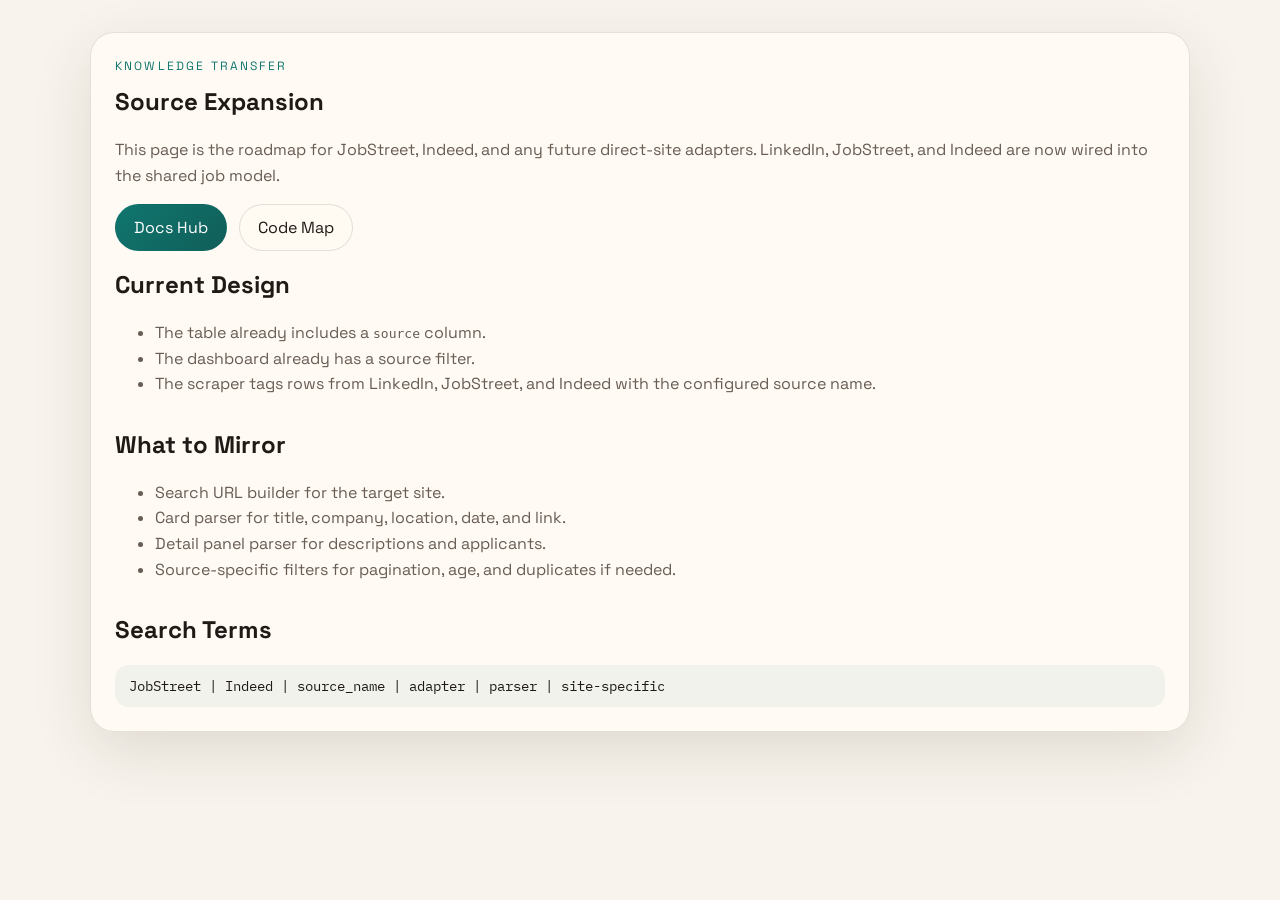
<file: static/docs/source-expansion.html>
<!DOCTYPE html>
<html lang="en">
<head>
  <meta charset="UTF-8">
  <meta name="viewport" content="width=device-width, initial-scale=1.0">
  <title>Source Expansion</title>
  <link rel="preconnect" href="https://fonts.googleapis.com">
  <link rel="preconnect" href="https://fonts.gstatic.com" crossorigin>
  <link href="https://fonts.googleapis.com/css2?family=Space+Grotesk:wght@400;500;700&family=IBM+Plex+Mono:wght@400;500&display=swap" rel="stylesheet">
  <style>
    body { margin:0; font-family:"Space Grotesk",sans-serif; background:#f8f4ed; color:#1f1a16; }
    .shell { width:min(1100px, calc(100% - 32px)); margin:0 auto; padding:32px 0 56px; }
    .panel { background:rgba(255,250,243,.92); border:1px solid rgba(44,34,22,.12); border-radius:24px; padding:24px; box-shadow:0 20px 60px rgba(48,33,10,.12); }
    .eyebrow { text-transform:uppercase; letter-spacing:.18em; font-size:.75rem; color:#0f766e; margin:0 0 10px; }
    h1, h2, h3 { margin-top:0; }
    p, li { line-height:1.6; color:#675d55; }
    .meta { font-family:"IBM Plex Mono",monospace; font-size:.85rem; background:rgba(15,118,110,.06); border-radius:14px; padding:12px 14px; color:#1f1a16; }
    .grid { display:grid; gap:16px; margin-top:18px; }
    .buttons { display:flex; flex-wrap:wrap; gap:12px; margin-top:16px; }
    .button { display:inline-flex; padding:12px 18px; border-radius:999px; text-decoration:none; background:#fffaf2; border:1px solid rgba(44,34,22,.12); color:#1f1a16; }
    .button.primary { background:linear-gradient(135deg,#0f766e,#115e59); color:white; border-color:transparent; }
  </style>
</head>
<body>
  <div class="shell">
    <section class="panel">
      <p class="eyebrow">Knowledge Transfer</p>
      <h1>Source Expansion</h1>
      <p>This page is the roadmap for JobStreet, Indeed, and any future direct-site adapters. LinkedIn, JobStreet, and Indeed are now wired into the shared job model.</p>
      <div class="buttons">
        <a class="button primary" href="/static/docs/index.html">Docs Hub</a>
        <a class="button" href="/static/code-map.html">Code Map</a>
      </div>
      <div class="grid">
        <div>
          <h2>Current Design</h2>
          <ul>
            <li>The table already includes a <code>source</code> column.</li>
            <li>The dashboard already has a source filter.</li>
            <li>The scraper tags rows from LinkedIn, JobStreet, and Indeed with the configured source name.</li>
          </ul>
        </div>
        <div>
          <h2>What to Mirror</h2>
          <ul>
            <li>Search URL builder for the target site.</li>
            <li>Card parser for title, company, location, date, and link.</li>
            <li>Detail panel parser for descriptions and applicants.</li>
            <li>Source-specific filters for pagination, age, and duplicates if needed.</li>
          </ul>
        </div>
        <div>
          <h2>Search Terms</h2>
          <div class="meta">JobStreet | Indeed | source_name | adapter | parser | site-specific</div>
        </div>
      </div>
    </section>
  </div>
</body>
</html>
</file>
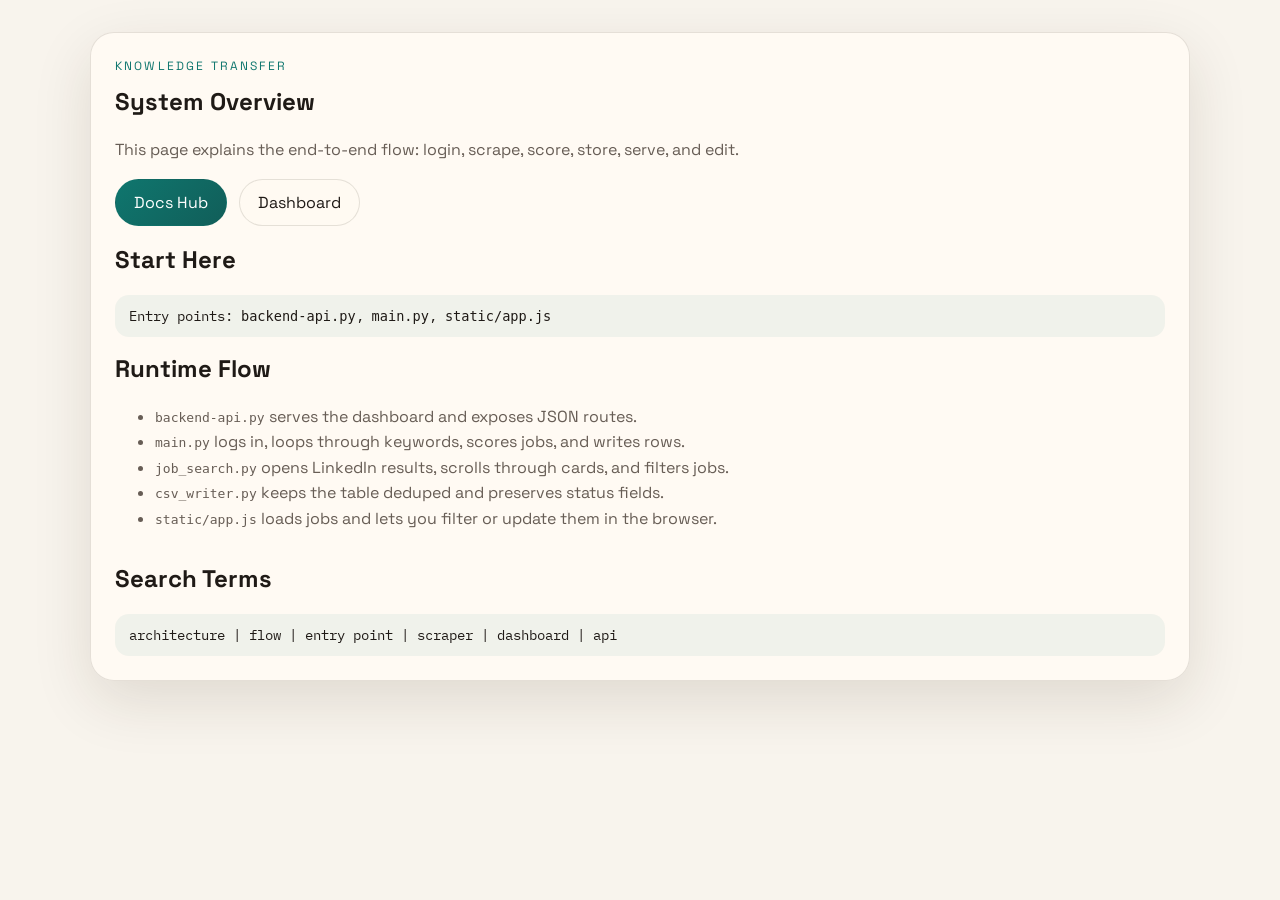
<file: static/docs/system-overview.html>
<!DOCTYPE html>
<html lang="en">
<head>
  <meta charset="UTF-8">
  <meta name="viewport" content="width=device-width, initial-scale=1.0">
  <title>System Overview</title>
  <link rel="preconnect" href="https://fonts.googleapis.com">
  <link rel="preconnect" href="https://fonts.gstatic.com" crossorigin>
  <link href="https://fonts.googleapis.com/css2?family=Space+Grotesk:wght@400;500;700&family=IBM+Plex+Mono:wght@400;500&display=swap" rel="stylesheet">
  <style>
    body { margin:0; font-family:"Space Grotesk",sans-serif; background:#f8f4ed; color:#1f1a16; }
    .shell { width:min(1100px, calc(100% - 32px)); margin:0 auto; padding:32px 0 56px; }
    .panel { background:rgba(255,250,243,.92); border:1px solid rgba(44,34,22,.12); border-radius:24px; padding:24px; box-shadow:0 20px 60px rgba(48,33,10,.12); }
    .eyebrow { text-transform:uppercase; letter-spacing:.18em; font-size:.75rem; color:#0f766e; margin:0 0 10px; }
    h1, h2, h3 { margin-top:0; }
    p, li { line-height:1.6; color:#675d55; }
    ul { margin-top:8px; }
    .meta { font-family:"IBM Plex Mono",monospace; font-size:.85rem; background:rgba(15,118,110,.06); border-radius:14px; padding:12px 14px; color:#1f1a16; }
    .grid { display:grid; gap:16px; margin-top:18px; }
    a { color:#0f766e; }
    .buttons { display:flex; flex-wrap:wrap; gap:12px; margin-top:16px; }
    .button { display:inline-flex; padding:12px 18px; border-radius:999px; text-decoration:none; background:#fffaf2; border:1px solid rgba(44,34,22,.12); color:#1f1a16; }
    .button.primary { background:linear-gradient(135deg,#0f766e,#115e59); color:white; border-color:transparent; }
  </style>
</head>
<body>
  <div class="shell">
    <section class="panel">
      <p class="eyebrow">Knowledge Transfer</p>
      <h1>System Overview</h1>
      <p>This page explains the end-to-end flow: login, scrape, score, store, serve, and edit.</p>
      <div class="buttons">
        <a class="button primary" href="/static/docs/index.html">Docs Hub</a>
        <a class="button" href="/static/index.html">Dashboard</a>
      </div>

      <div class="grid">
        <div>
          <h2>Start Here</h2>
          <div class="meta">
            Entry points: <code>backend-api.py</code>, <code>main.py</code>, <code>static/app.js</code>
          </div>
        </div>
        <div>
          <h2>Runtime Flow</h2>
          <ul>
            <li><code>backend-api.py</code> serves the dashboard and exposes JSON routes.</li>
            <li><code>main.py</code> logs in, loops through keywords, scores jobs, and writes rows.</li>
            <li><code>job_search.py</code> opens LinkedIn results, scrolls through cards, and filters jobs.</li>
            <li><code>csv_writer.py</code> keeps the table deduped and preserves status fields.</li>
            <li><code>static/app.js</code> loads jobs and lets you filter or update them in the browser.</li>
          </ul>
        </div>
        <div>
          <h2>Search Terms</h2>
          <div class="meta">architecture | flow | entry point | scraper | dashboard | api</div>
        </div>
      </div>
    </section>
  </div>
</body>
</html>
</file>
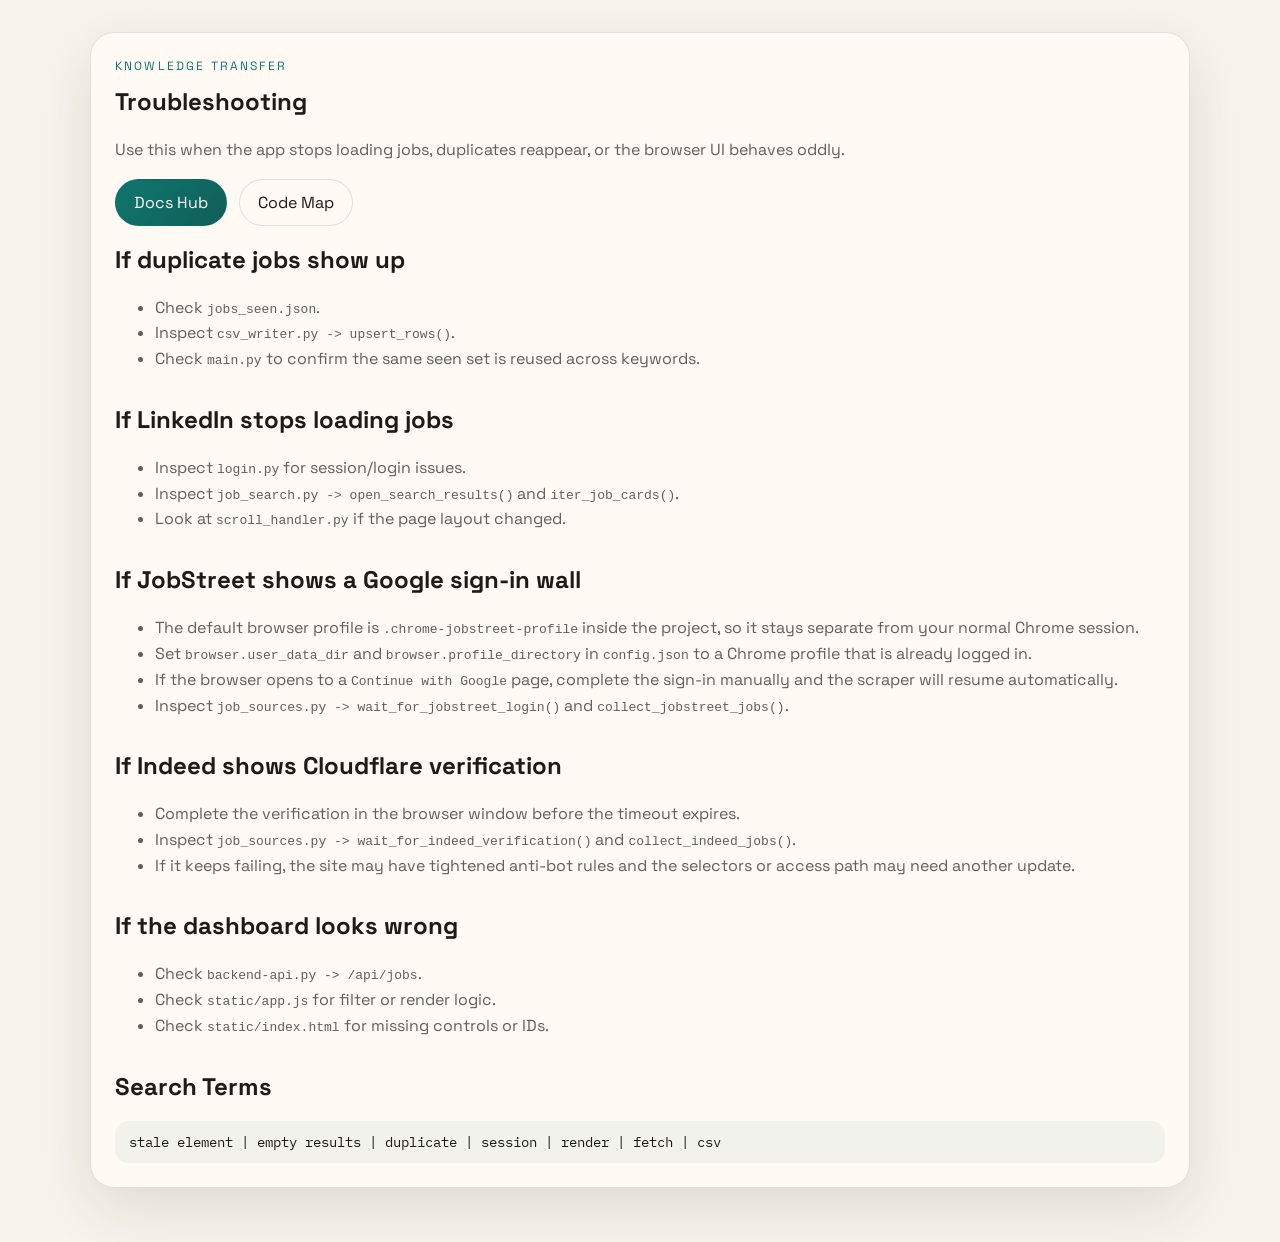
<file: static/docs/troubleshooting.html>
<!DOCTYPE html>
<html lang="en">
<head>
  <meta charset="UTF-8">
  <meta name="viewport" content="width=device-width, initial-scale=1.0">
  <title>Troubleshooting</title>
  <link rel="preconnect" href="https://fonts.googleapis.com">
  <link rel="preconnect" href="https://fonts.gstatic.com" crossorigin>
  <link href="https://fonts.googleapis.com/css2?family=Space+Grotesk:wght@400;500;700&family=IBM+Plex+Mono:wght@400;500&display=swap" rel="stylesheet">
  <style>
    body { margin:0; font-family:"Space Grotesk",sans-serif; background:#f8f4ed; color:#1f1a16; }
    .shell { width:min(1100px, calc(100% - 32px)); margin:0 auto; padding:32px 0 56px; }
    .panel { background:rgba(255,250,243,.92); border:1px solid rgba(44,34,22,.12); border-radius:24px; padding:24px; box-shadow:0 20px 60px rgba(48,33,10,.12); }
    .eyebrow { text-transform:uppercase; letter-spacing:.18em; font-size:.75rem; color:#0f766e; margin:0 0 10px; }
    h1, h2, h3 { margin-top:0; }
    p, li { line-height:1.6; color:#675d55; }
    .meta { font-family:"IBM Plex Mono",monospace; font-size:.85rem; background:rgba(15,118,110,.06); border-radius:14px; padding:12px 14px; color:#1f1a16; }
    .grid { display:grid; gap:16px; margin-top:18px; }
    .buttons { display:flex; flex-wrap:wrap; gap:12px; margin-top:16px; }
    .button { display:inline-flex; padding:12px 18px; border-radius:999px; text-decoration:none; background:#fffaf2; border:1px solid rgba(44,34,22,.12); color:#1f1a16; }
    .button.primary { background:linear-gradient(135deg,#0f766e,#115e59); color:white; border-color:transparent; }
  </style>
</head>
<body>
  <div class="shell">
    <section class="panel">
      <p class="eyebrow">Knowledge Transfer</p>
      <h1>Troubleshooting</h1>
      <p>Use this when the app stops loading jobs, duplicates reappear, or the browser UI behaves oddly.</p>
      <div class="buttons">
        <a class="button primary" href="/static/docs/index.html">Docs Hub</a>
        <a class="button" href="/static/code-map.html">Code Map</a>
      </div>
      <div class="grid">
        <div>
          <h2>If duplicate jobs show up</h2>
          <ul>
            <li>Check <code>jobs_seen.json</code>.</li>
            <li>Inspect <code>csv_writer.py -> upsert_rows()</code>.</li>
            <li>Check <code>main.py</code> to confirm the same seen set is reused across keywords.</li>
          </ul>
        </div>
        <div>
          <h2>If LinkedIn stops loading jobs</h2>
          <ul>
            <li>Inspect <code>login.py</code> for session/login issues.</li>
            <li>Inspect <code>job_search.py -> open_search_results()</code> and <code>iter_job_cards()</code>.</li>
            <li>Look at <code>scroll_handler.py</code> if the page layout changed.</li>
          </ul>
        </div>
        <div>
          <h2>If JobStreet shows a Google sign-in wall</h2>
          <ul>
            <li>The default browser profile is <code>.chrome-jobstreet-profile</code> inside the project, so it stays separate from your normal Chrome session.</li>
            <li>Set <code>browser.user_data_dir</code> and <code>browser.profile_directory</code> in <code>config.json</code> to a Chrome profile that is already logged in.</li>
            <li>If the browser opens to a <code>Continue with Google</code> page, complete the sign-in manually and the scraper will resume automatically.</li>
            <li>Inspect <code>job_sources.py -> wait_for_jobstreet_login()</code> and <code>collect_jobstreet_jobs()</code>.</li>
          </ul>
        </div>
        <div>
          <h2>If Indeed shows Cloudflare verification</h2>
          <ul>
            <li>Complete the verification in the browser window before the timeout expires.</li>
            <li>Inspect <code>job_sources.py -> wait_for_indeed_verification()</code> and <code>collect_indeed_jobs()</code>.</li>
            <li>If it keeps failing, the site may have tightened anti-bot rules and the selectors or access path may need another update.</li>
          </ul>
        </div>
        <div>
          <h2>If the dashboard looks wrong</h2>
          <ul>
            <li>Check <code>backend-api.py -> /api/jobs</code>.</li>
            <li>Check <code>static/app.js</code> for filter or render logic.</li>
            <li>Check <code>static/index.html</code> for missing controls or IDs.</li>
          </ul>
        </div>
        <div>
          <h2>Search Terms</h2>
          <div class="meta">stale element | empty results | duplicate | session | render | fetch | csv</div>
        </div>
      </div>
    </section>
  </div>
</body>
</html>
</file>
